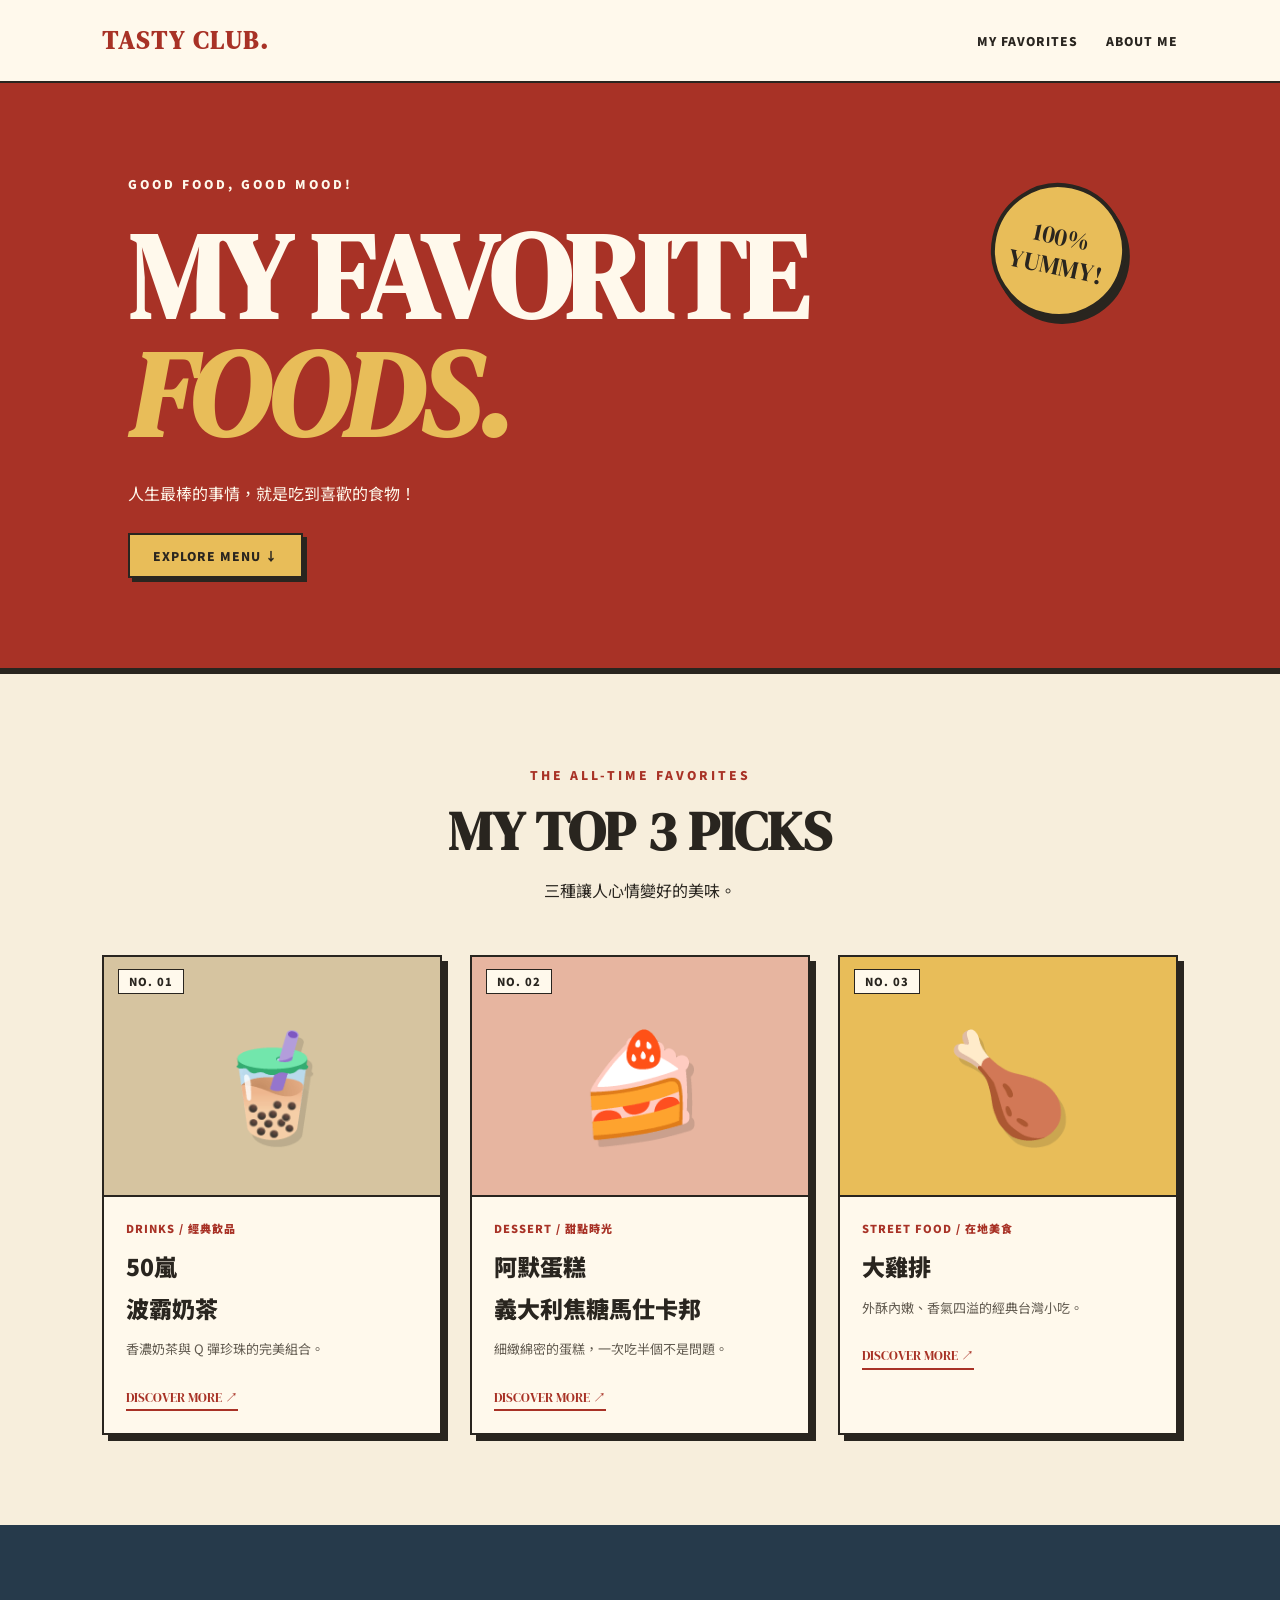
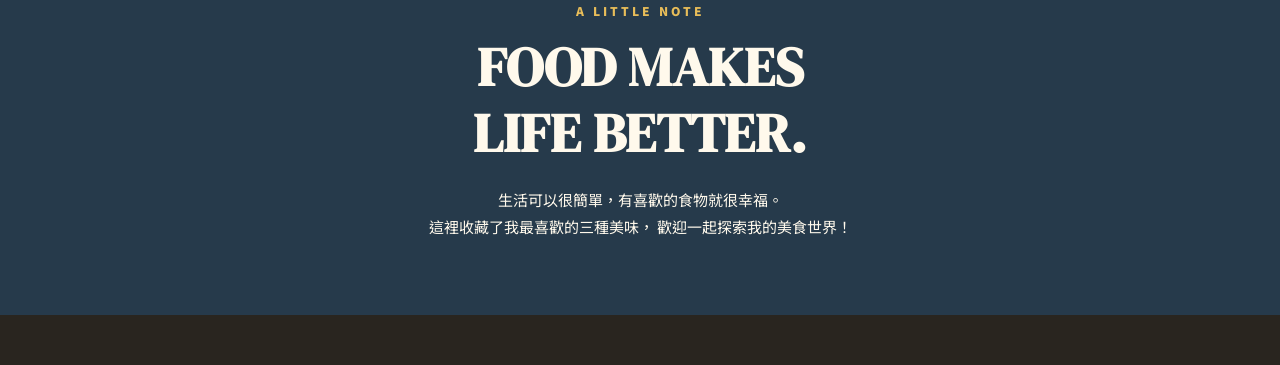
<file: index.html>
<!DOCTYPE html>
<html lang="zh-TW">
<head>
    <meta charset="UTF-8">
    <meta name="viewport" content="width=device-width, initial-scale=1.0">
    <title>MY FAVORITE FOODS | 好吃一直吃</title>
    <link rel="stylesheet" href="style.css">
</head>
<body>

    <header class="navbar">
        <a href="index.html" class="logo">TASTY CLUB.</a>
        <nav>
            <a href="#foods">MY FAVORITES</a>
            <a href="#about">ABOUT ME</a>
        </nav>
    </header>

    <section class="hero">
        <p class="eyebrow">GOOD FOOD, GOOD MOOD!</p>
        <h1>MY FAVORITE<br><span>FOODS.</span></h1>
        <p class="hero-text">
            人生最棒的事情，就是吃到喜歡的食物！
        </p>
        <a href="#foods" class="retro-button">EXPLORE MENU ↓</a>
        <div class="hero-sticker">100%<br>YUMMY!</div>
    </section>

    <main id="foods" class="food-section">
        <div class="section-heading">
            <p class="eyebrow">THE ALL-TIME FAVORITES</p>
            <h2>MY TOP 3 PICKS</h2>
            <p>三種讓人心情變好的美味。</p>
        </div>

        <div class="food-grid">

            <a href="bubble-tea.html" class="food-card">
                <div class="food-image tea-image">
                    <span class="food-number">NO. 01</span>
                    <span class="food-emoji">🧋</span>
                </div>
                <div class="food-info">
                    <p class="category">DRINKS / 經典飲品</p>
                    <h3>50嵐<br>波霸奶茶</h3>
                    <p>香濃奶茶與 Q 彈珍珠的完美組合。</p>
                    <span class="card-link">DISCOVER MORE ↗</span>
                </div>
            </a>

            <a href="cake.html" class="food-card">
                <div class="food-image cake-image">
                    <span class="food-number">NO. 02</span>
                    <span class="food-emoji">🍰</span>
                </div>
                <div class="food-info">
                    <p class="category">DESSERT / 甜點時光</p>
                    <h3>阿默蛋糕<br>義大利焦糖馬仕卡邦</h3>
                    <p>細緻綿密的蛋糕，一次吃半個不是問題。</p>
                    <span class="card-link">DISCOVER MORE ↗</span>
                </div>
            </a>

            <a href="chicken.html" class="food-card">
                <div class="food-image chicken-image">
                    <span class="food-number">NO. 03</span>
                    <span class="food-emoji">🍗</span>
                </div>
                <div class="food-info">
                    <p class="category">STREET FOOD / 在地美食</p>
                    <h3>大雞排</h3>
                    <p>外酥內嫩、香氣四溢的經典台灣小吃。</p>
                    <span class="card-link">DISCOVER MORE ↗</span>
                </div>
            </a>

        </div>
    </main>

    <section id="about" class="about-section">
        <p class="eyebrow">A LITTLE NOTE</p>
        <h2>FOOD MAKES<br>LIFE BETTER.</h2>
        <p>
            生活可以很簡單，有喜歡的食物就很幸福。<br>
            這裡收藏了我最喜歡的三種美味，
            歡迎一起探索我的美食世界！
        </p>
    </section>

    <footer></footer>
</body>
</html>
</file>
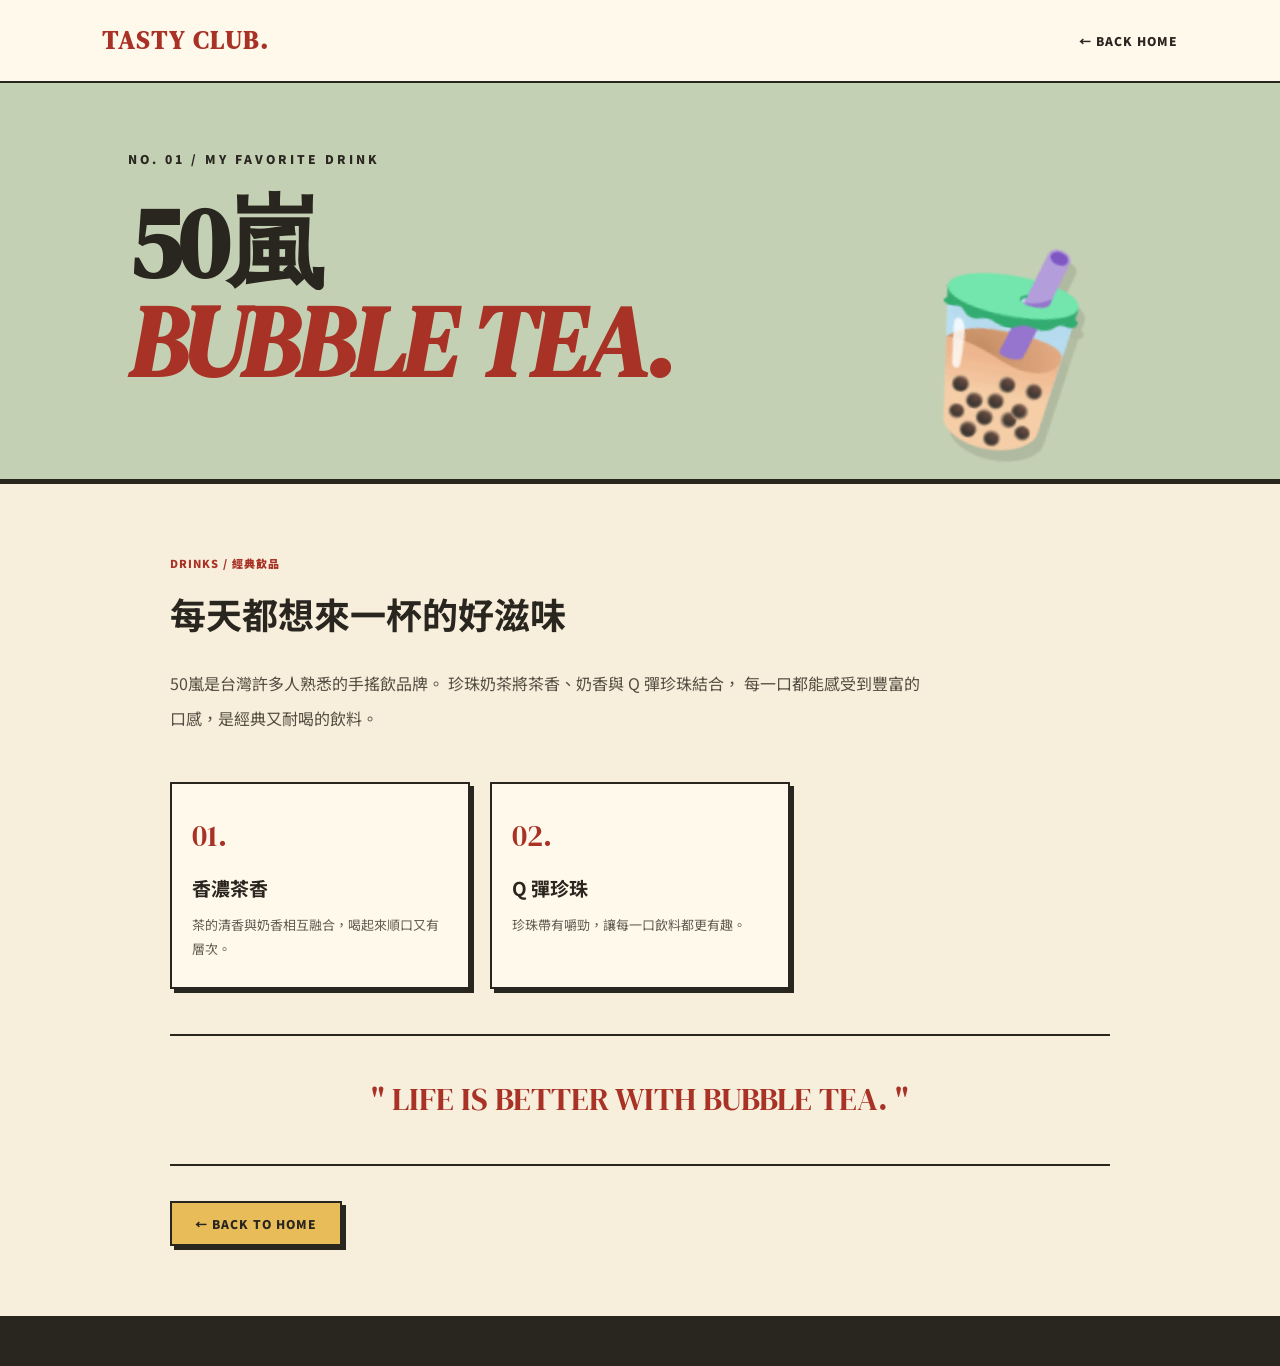
<file: bubble-tea.html>
<!DOCTYPE html>
<html lang="zh-TW">
<head>
    <meta charset="UTF-8">
    <meta name="viewport" content="width=device-width, initial-scale=1.0">
    <title>50嵐珍奶 | TASTY CLUB</title>
    <link rel="stylesheet" href="style.css">
</head>
<body>

    <header class="navbar">
        <a href="index.html" class="logo">TASTY CLUB.</a>
        <nav><a href="index.html">← BACK HOME</a></nav>
    </header>

    <section class="detail-hero tea-detail">
        <p class="eyebrow">NO. 01 / MY FAVORITE DRINK</p>
        <h1>50嵐<br><span>BUBBLE TEA.</span></h1>
        <div class="detail-emoji">🧋</div>
    </section>

    <main class="detail-content">
        <p class="category">DRINKS / 經典飲品</p>
        <h2>每天都想來一杯的好滋味</h2>

        <p>
            50嵐是台灣許多人熟悉的手搖飲品牌。
            珍珠奶茶將茶香、奶香與 Q 彈珍珠結合，
            每一口都能感受到豐富的口感，是經典又耐喝的飲料。
        </p>

        <div class="detail-grid">
            <div class="detail-box">
                <span>01.</span>
                <h3>香濃茶香</h3>
                <p>茶的清香與奶香相互融合，喝起來順口又有層次。</p>
            </div>

            <div class="detail-box">
                <span>02.</span>
                <h3>Q 彈珍珠</h3>
                <p>珍珠帶有嚼勁，讓每一口飲料都更有趣。</p>
            </div>
        </div>

        <div class="quote">
            " LIFE IS BETTER WITH BUBBLE TEA. "
        </div>

        <a href="index.html" class="retro-button">← BACK TO HOME</a>
    </main>

    <footer>
    </footer>

</body>
</html>
</file>
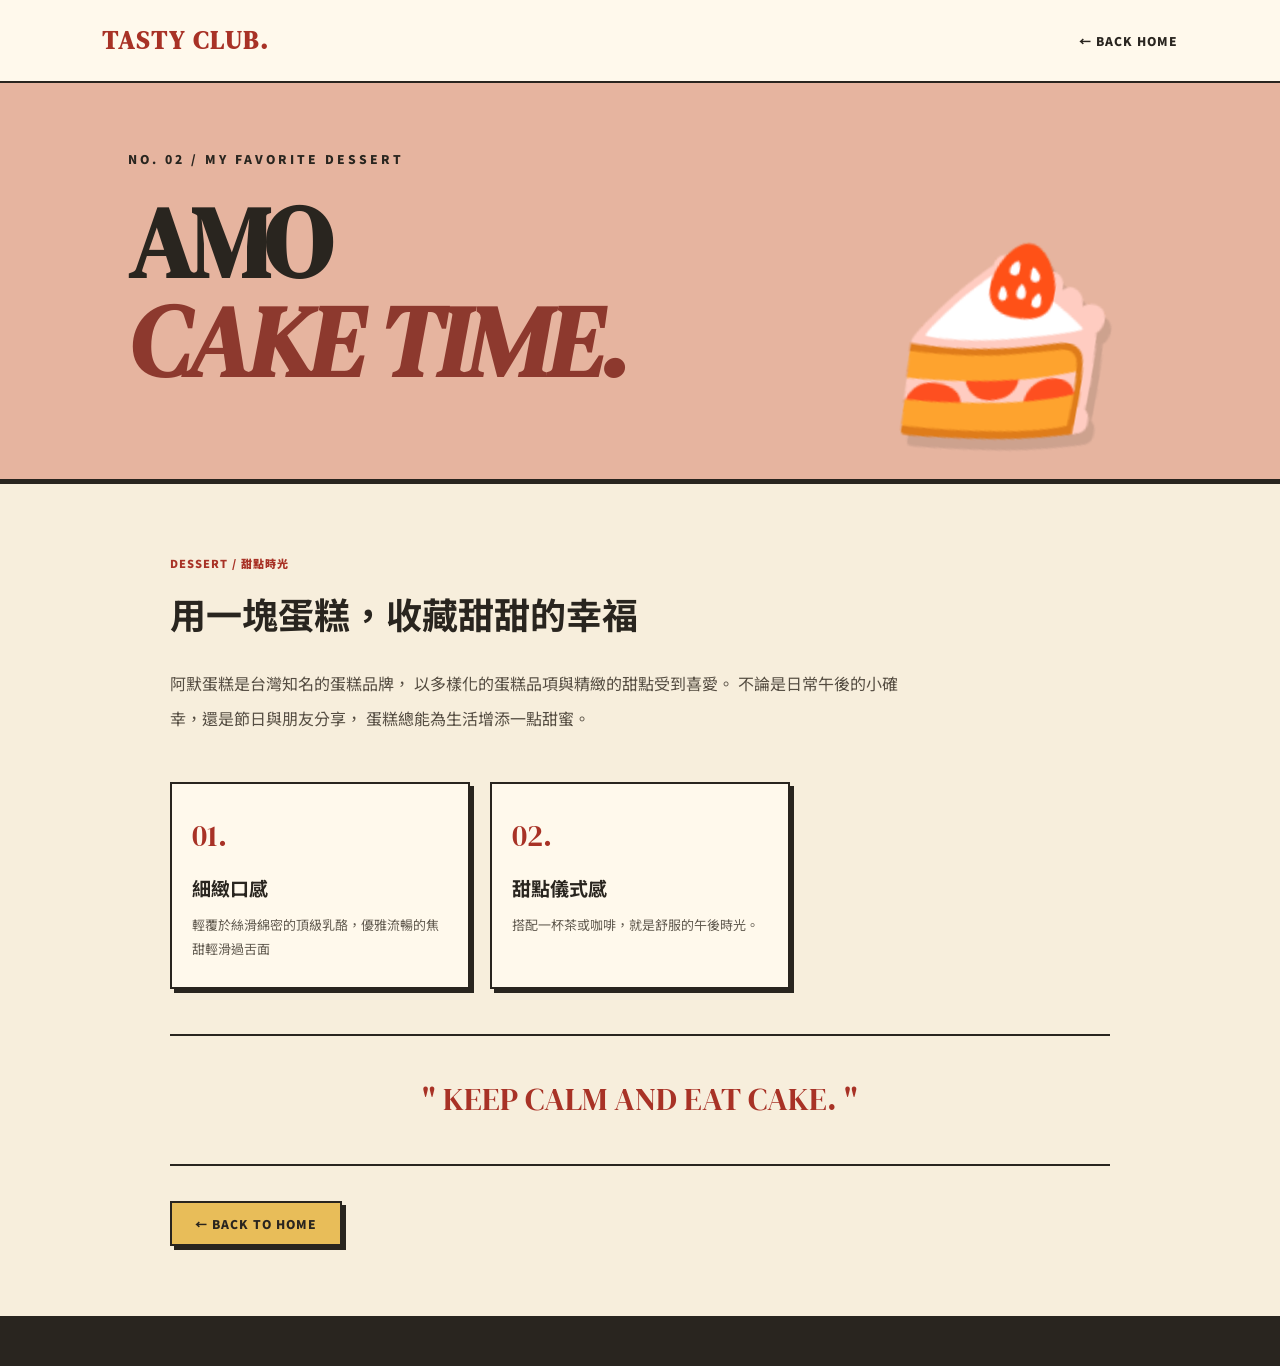
<file: cake.html>
<!DOCTYPE html>
<html lang="zh-TW">
<head>
    <meta charset="UTF-8">
    <meta name="viewport" content="width=device-width, initial-scale=1.0">
    <title>阿默蛋糕 | TASTY CLUB</title>
    <link rel="stylesheet" href="style.css">
</head>
<body>

    <header class="navbar">
        <a href="index.html" class="logo">TASTY CLUB.</a>
        <nav><a href="index.html">← BACK HOME</a></nav>
    </header>

    <section class="detail-hero cake-detail">
        <p class="eyebrow">NO. 02 / MY FAVORITE DESSERT</p>
        <h1>AMO<br><span>CAKE TIME.</span></h1>
        <div class="detail-emoji">🍰</div>
    </section>

    <main class="detail-content">
        <p class="category">DESSERT / 甜點時光</p>
        <h2>用一塊蛋糕，收藏甜甜的幸福</h2>

        <p>
            阿默蛋糕是台灣知名的蛋糕品牌，
            以多樣化的蛋糕品項與精緻的甜點受到喜愛。
            不論是日常午後的小確幸，還是節日與朋友分享，
            蛋糕總能為生活增添一點甜蜜。
        </p>

        <div class="detail-grid">
            <div class="detail-box">
                <span>01.</span>
                <h3>細緻口感</h3>
                <p>輕覆於絲滑綿密的頂級乳酪，優雅流暢的焦甜輕滑過舌面</p>
            </div>

            <div class="detail-box">
                <span>02.</span>
                <h3>甜點儀式感</h3>
                <p>搭配一杯茶或咖啡，就是舒服的午後時光。</p>
            </div>
        </div>

        <div class="quote">
            " KEEP CALM AND EAT CAKE. "
        </div>

        <a href="index.html" class="retro-button">← BACK TO HOME</a>
    </main>

    <footer>
    </footer>

</body>
</html>
</file>
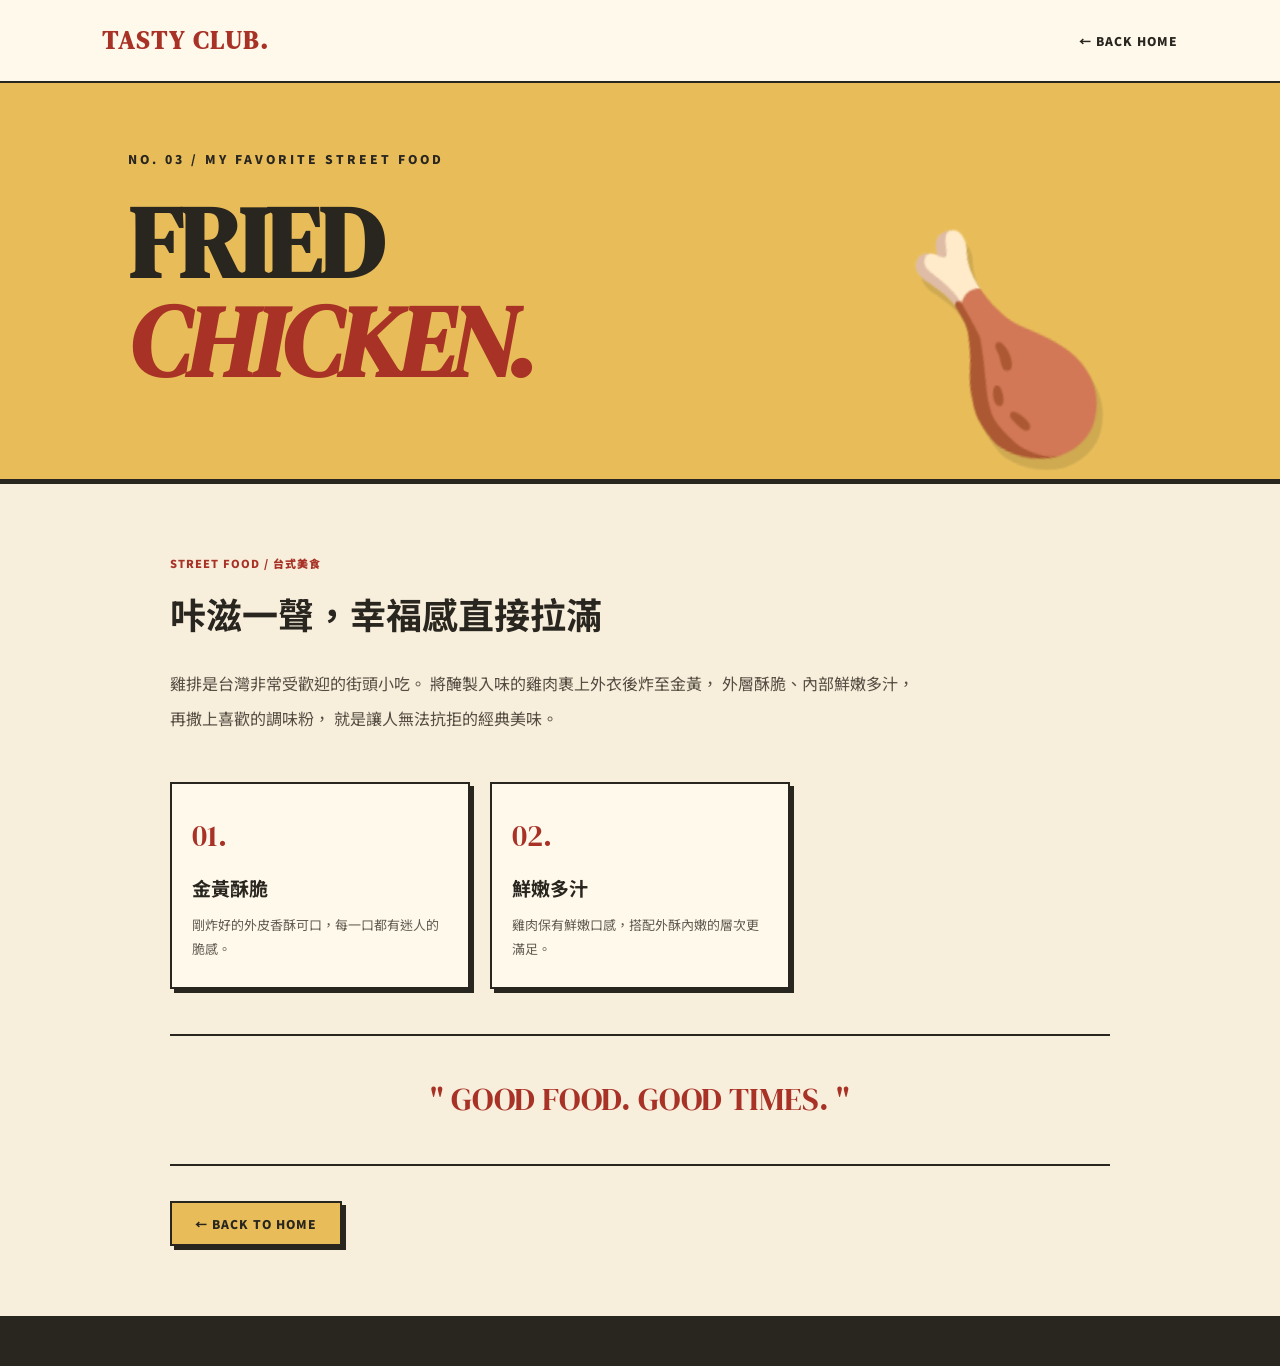
<file: chicken.html>
<!DOCTYPE html>
<html lang="zh-TW">
<head>
    <meta charset="UTF-8">
    <meta name="viewport" content="width=device-width, initial-scale=1.0">
    <title>大雞排 | TASTY CLUB</title>
    <link rel="stylesheet" href="style.css">
</head>
<body>

    <header class="navbar">
        <a href="index.html" class="logo">TASTY CLUB.</a>
        <nav><a href="index.html">← BACK HOME</a></nav>
    </header>

    <section class="detail-hero chicken-detail">
        <p class="eyebrow">NO. 03 / MY FAVORITE STREET FOOD</p>
        <h1>FRIED<br><span>CHICKEN.</span></h1>
        <div class="detail-emoji">🍗</div>
    </section>

    <main class="detail-content">
        <p class="category">STREET FOOD / 台式美食</p>
        <h2>咔滋一聲，幸福感直接拉滿</h2>

        <p>
            雞排是台灣非常受歡迎的街頭小吃。
            將醃製入味的雞肉裹上外衣後炸至金黃，
            外層酥脆、內部鮮嫩多汁，再撒上喜歡的調味粉，
            就是讓人無法抗拒的經典美味。
        </p>

        <div class="detail-grid">
            <div class="detail-box">
                <span>01.</span>
                <h3>金黃酥脆</h3>
                <p>剛炸好的外皮香酥可口，每一口都有迷人的脆感。</p>
            </div>

            <div class="detail-box">
                <span>02.</span>
                <h3>鮮嫩多汁</h3>
                <p>雞肉保有鮮嫩口感，搭配外酥內嫩的層次更滿足。</p>
            </div>
        </div>

        <div class="quote">
            " GOOD FOOD. GOOD TIMES. "
        </div>

        <a href="index.html" class="retro-button">← BACK TO HOME</a>
    </main>

    <footer>
    </footer>

</body>
</html>
</file>
<file: style.css>
/* ===== 全站設定 ===== */
@import url('https://fonts.googleapis.com/css2?family=DM+Serif+Display:ital@0;1&family=Noto+Sans+TC:wght@400;500;700;900&display=swap');

:root {
    --cream: #f7eedc;
    --paper: #fff9ec;
    --red: #a83226;
    --orange: #d77b36;
    --navy: #263a4b;
    --yellow: #e8bd59;
    --ink: #29251f;
}

* {
    margin: 0;
    padding: 0;
    box-sizing: border-box;
}

html {
    scroll-behavior: smooth;
}

body {
    background: var(--cream);
    color: var(--ink);
    font-family: 'Noto Sans TC', sans-serif;
    line-height: 1.8;
}

a {
    color: inherit;
    text-decoration: none;
}

::selection {
    background: var(--red);
    color: white;
}

/* ===== 導覽列 ===== */
.navbar {
    display: flex;
    align-items: center;
    justify-content: space-between;
    padding: 18px 8%;
    border-bottom: 2px solid var(--ink);
    background: var(--paper);
}

.logo {
    font-family: 'DM Serif Display', serif;
    font-size: 25px;
    font-weight: bold;
    letter-spacing: 2px;
    color: var(--red);
}

.navbar nav {
    display: flex;
    gap: 28px;
}

.navbar nav a {
    font-size: 12px;
    font-weight: 900;
    letter-spacing: 1px;
    transition: color 0.3s;
}

.navbar nav a:hover {
    color: var(--red);
}

/* ===== 首頁主視覺 ===== */
.hero {
    min-height: 500px;
    padding: 90px 10%;
    position: relative;
    overflow: hidden;
    background: var(--red);
    color: var(--paper);
    border-bottom: 6px solid var(--ink);
}

.eyebrow {
    font-size: 12px;
    font-weight: 900;
    letter-spacing: 3px;
}

.hero h1,
.detail-hero h1 {
    font-family: 'DM Serif Display', serif;
    font-size: clamp(60px, 10vw, 120px);
    line-height: 0.98;
    letter-spacing: -3px;
    margin: 24px 0;
}

.hero h1 span {
    color: var(--yellow);
    font-style: italic;
}

.hero-text {
    margin: 25px 0;
    font-size: 16px;
}

.retro-button {
    display: inline-block;
    background: var(--yellow);
    color: var(--ink);
    border: 2px solid var(--ink);
    padding: 10px 23px;
    font-size: 12px;
    font-weight: 900;
    letter-spacing: 1px;
    box-shadow: 4px 4px 0 var(--ink);
    transition: 0.2s;
}

.retro-button:hover {
    transform: translate(3px, 3px);
    box-shadow: 1px 1px 0 var(--ink);
}

.hero-sticker {
    position: absolute;
    right: 12%;
    top: 100px;
    width: 135px;
    height: 135px;
    border-radius: 50%;
    background: var(--yellow);
    border: 4px solid var(--ink);
    color: var(--ink);
    display: flex;
    justify-content: center;
    align-items: center;
    text-align: center;
    font-family: 'DM Serif Display', serif;
    font-size: 25px;
    line-height: 1.2;
    transform: rotate(12deg);
    box-shadow: 5px 5px 0 var(--ink);
}

/* ===== 首頁美食區 ===== */
.food-section {
    padding: 90px 8%;
}

.section-heading {
    text-align: center;
    margin-bottom: 50px;
}

.section-heading .eyebrow {
    color: var(--red);
}

.section-heading h2,
.about-section h2 {
    font-family: 'DM Serif Display', serif;
    font-size: clamp(34px, 5vw, 55px);
    line-height: 1.2;
    margin: 12px 0;
}

.food-grid {
    display: grid;
    grid-template-columns: repeat(3, minmax(0, 1fr));
    gap: 28px;
}

.food-card {
    display: block;
    background: var(--paper);
    border: 2px solid var(--ink);
    box-shadow: 6px 6px 0 var(--ink);
    transition: transform 0.25s, box-shadow 0.25s;
}

.food-card:hover {
    transform: translateY(-7px);
    box-shadow: 8px 12px 0 var(--ink);
}

.food-image {
    height: 240px;
    position: relative;
    display: flex;
    align-items: center;
    justify-content: center;
    border-bottom: 2px solid var(--ink);
    overflow: hidden;
}

.tea-image {
    background: #d6c4a0;
}

.cake-image {
    background: #e7b5a0;
}

.chicken-image {
    background: #e8bd59;
}

.food-number {
    position: absolute;
    top: 12px;
    left: 14px;
    background: var(--paper);
    border: 1px solid var(--ink);
    padding: 2px 10px;
    font-size: 11px;
    font-weight: 900;
    letter-spacing: 1px;
}

.food-emoji {
    font-size: 100px;
    filter: drop-shadow(5px 7px 0 rgba(41, 37, 31, 0.15));
    transition: transform 0.3s;
}

.food-card:hover .food-emoji {
    transform: scale(1.12) rotate(-5deg);
}

.food-info {
    padding: 22px;
}

.category {
    color: var(--red);
    font-size: 11px;
    font-weight: 900;
    letter-spacing: 1px;
}

.food-info h3 {
    font-size: 23px;
    margin: 8px 0;
    font-weight: 900;
}

.food-info > p:not(.category) {
    font-size: 13px;
    color: #625b50;
    margin-bottom: 20px;
}

.card-link {
    display: inline-block;
    font-family: 'DM Serif Display', serif;
    font-size: 13px;
    color: var(--red);
    border-bottom: 2px solid var(--red);
}

/* ===== 關於我 ===== */
.about-section {
    padding: 75px 10%;
    text-align: center;
    background: var(--navy);
    color: var(--paper);
}

.about-section .eyebrow {
    color: var(--yellow);
}

.about-section p:last-child {
    max-width: 500px;
    margin: 20px auto 0;
    font-size: 15px;
}

/* ===== 詳細介紹頁 ===== */
.detail-hero {
    min-height: 380px;
    padding: 65px 10%;
    position: relative;
    overflow: hidden;
    border-bottom: 5px solid var(--ink);
}

.detail-hero h1 {
    font-size: clamp(55px, 9vw, 100px);
}

.detail-hero h1 span {
    font-style: italic;
}

.tea-detail {
    background: #c4d0b3;
    color: var(--ink);
}

.tea-detail h1 span {
    color: var(--red);
}

.cake-detail {
    background: #e6b49f;
    color: var(--ink);
}

.cake-detail h1 span {
    color: #8d392e;
}

.chicken-detail {
    background: #e8bd59;
    color: var(--ink);
}

.chicken-detail h1 span {
    color: var(--red);
}

.detail-emoji {
    position: absolute;
    right: 12%;
    top: 75px;
    font-size: clamp(100px, 17vw, 190px);
    transform: rotate(10deg);
    filter: drop-shadow(8px 10px 0 rgba(41, 37, 31, 0.13));
}

.detail-content {
    max-width: 1000px;
    margin: auto;
    padding: 70px 30px;
}

.detail-content > h2 {
    font-size: clamp(25px, 4vw, 36px);
    margin: 8px 0 20px;
}

.detail-content > p:not(.category) {
    max-width: 750px;
    font-size: 16px;
    line-height: 2.2;
    color: #554d42;
}

.detail-grid {
    display: grid;
    grid-template-columns: repeat(3, minmax(0, 1fr));
    gap: 20px;
    margin: 45px 0;
}

.detail-box {
    padding: 25px 20px;
    border: 2px solid var(--ink);
    background: var(--paper);
    box-shadow: 4px 4px 0 var(--ink);
}

.detail-box span {
    font-family: 'DM Serif Display', serif;
    color: var(--red);
    font-size: 30px;
}

.detail-box h3 {
    margin: 8px 0;
    font-size: 19px;
}

.detail-box p {
    color: #625b50;
    font-size: 13px;
    line-height: 1.9;
}

.quote {
    padding: 35px 15px;
    margin: 35px 0;
    border-top: 2px solid var(--ink);
    border-bottom: 2px solid var(--ink);
    text-align: center;
    font-family: 'DM Serif Display', serif;
    font-size: clamp(20px, 4vw, 32px);
    color: var(--red);
}

/* ===== 頁尾 ===== */
footer {
    padding: 25px 20px;
    text-align: center;
    background: var(--ink);
    color: var(--cream);
    font-size: 10px;
    letter-spacing: 1px;
}

footer p + p {
    opacity: 0.7;
}

/* ===== 手機版響應式設計 ===== */
@media (max-width: 800px) {
    .food-grid {
        grid-template-columns: 1fr;
        max-width: 500px;
        margin: auto;
    }

    .food-image {
        height: 260px;
    }

    .detail-grid {
        grid-template-columns: 1fr;
    }

    .hero-sticker {
        width: 90px;
        height: 90px;
        font-size: 17px;
        right: 7%;
        top: 35px;
    }

    .hero {
        padding: 100px 7%;
    }

    .detail-hero {
        padding: 60px 7%;
    }

    .detail-emoji {
        right: 5%;
        top: 200px;
        font-size: 85px;
        opacity: 0.85;
    }
}

@media (max-width: 480px) {
    .navbar {
        padding: 15px 5%;
    }

    .logo {
        font-size: 19px;
    }

    .navbar nav {
        gap: 12px;
    }

    .navbar nav a {
        font-size: 10px;
    }

    .hero h1 {
        font-size: 58px;
    }

    .hero-sticker {
        top: 20px;
        right: 5%;
    }

    .food-section {
        padding: 60px 7%;
    }

    .detail-content {
        padding: 50px 22px;
    }
}
</file>
